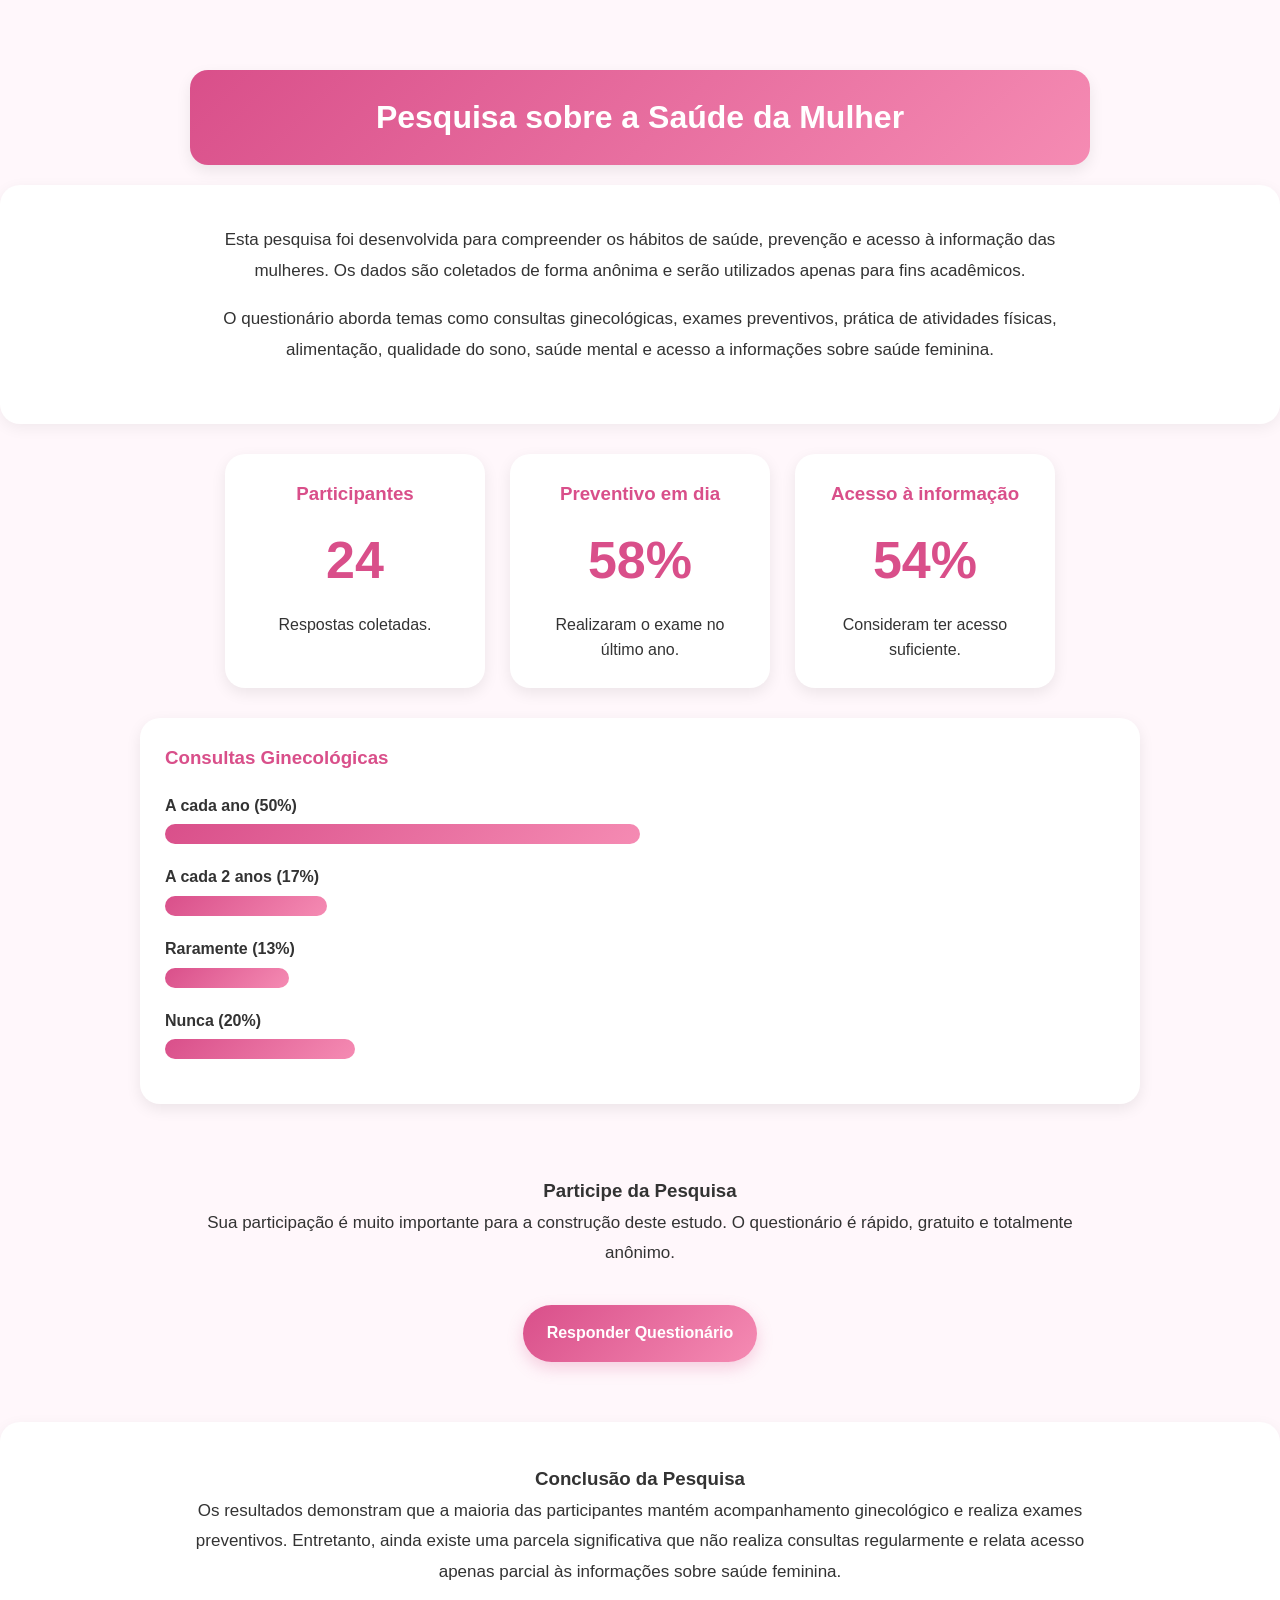
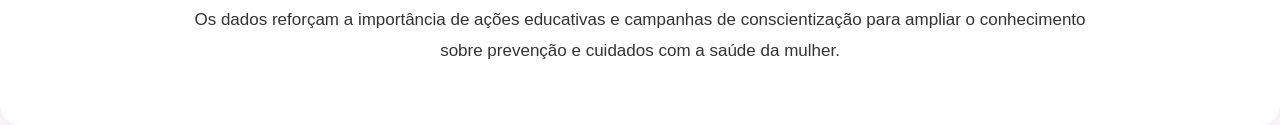
<file: pesquisa.html>
<!DOCTYPE html>
<html lang="en">
<head>
    <meta charset="UTF-8">
    <meta name="viewport" content="width=device-width, initial-scale=1.0">
    <link rel="stylesheet" href="styles.css">
    <link rel="icon" type="image/x-icon" href="img/icon-mulher.ico">
    <title>Pesquisa</title>
</head>
<body>   
<section id="pesquisa">
    <h2 class="section-title">Pesquisa sobre a Saúde da Mulher</h2>

    <div class="about">
        <p>
            Esta pesquisa foi desenvolvida para compreender os hábitos de saúde,
            prevenção e acesso à informação das mulheres. Os dados são coletados
            de forma anônima e serão utilizados apenas para fins acadêmicos.
        </p>

        <p>
            O questionário aborda temas como consultas ginecológicas,
            exames preventivos, prática de atividades físicas,
            alimentação, qualidade do sono, saúde mental e acesso a
            informações sobre saúde feminina.
        </p>
    </div>

    <div class="cards-pesquisa">

        <div class="card-info">
            <h3>Participantes</h3>
            <span>24</span>
            <p>Respostas coletadas.</p>
        </div>

        <div class="card-info">
            <h3>Preventivo em dia</h3>
            <span>58%</span>
            <p>Realizaram o exame no último ano.</p>
        </div>

        <div class="card-info">
            <h3>Acesso à informação</h3>
            <span>54%</span>
            <p>Consideram ter acesso suficiente.</p>
        </div>
    </div>

    <div class="grafico-container">

        <div class="grafico-card">
            <h3>Consultas Ginecológicas</h3>

            <div class="barra">
                <span>A cada ano (50%)</span>
                <div class="progresso consulta1"></div>
            </div>

            <div class="barra">
                <span>A cada 2 anos (17%)</span>
                <div class="progresso consulta2"></div>
            </div>

            <div class="barra">
                <span>Raramente (13%)</span>
                <div class="progresso consulta3"></div>
            </div>

            <div class="barra">
                <span>Nunca (20%)</span>
                <div class="progresso consulta4"></div>
            </div>
        </div>
    </div>
    <div class="about participe">
        <h3>Participe da Pesquisa</h3>
        <p>
            Sua participação é muito importante para a construção deste estudo.
            O questionário é rápido, gratuito e totalmente anônimo.
        </p>

        <a href="https://forms.gle/W5iSoJ6fugMb9zCT7" target="_blank" class="btn">
            Responder Questionário
        </a>
    </div>

    <div class="about">
        <h3>Conclusão da Pesquisa</h3>

        <p>
            Os resultados demonstram que a maioria das participantes mantém
            acompanhamento ginecológico e realiza exames preventivos.
            Entretanto, ainda existe uma parcela significativa que não realiza
            consultas regularmente e relata acesso apenas parcial às informações
            sobre saúde feminina.
        </p>

        <p>
            Os dados reforçam a importância de ações educativas e campanhas de
            conscientização para ampliar o conhecimento sobre prevenção e
            cuidados com a saúde da mulher.
        </p>
    </div>
</section>
</body>
</html>
</file>
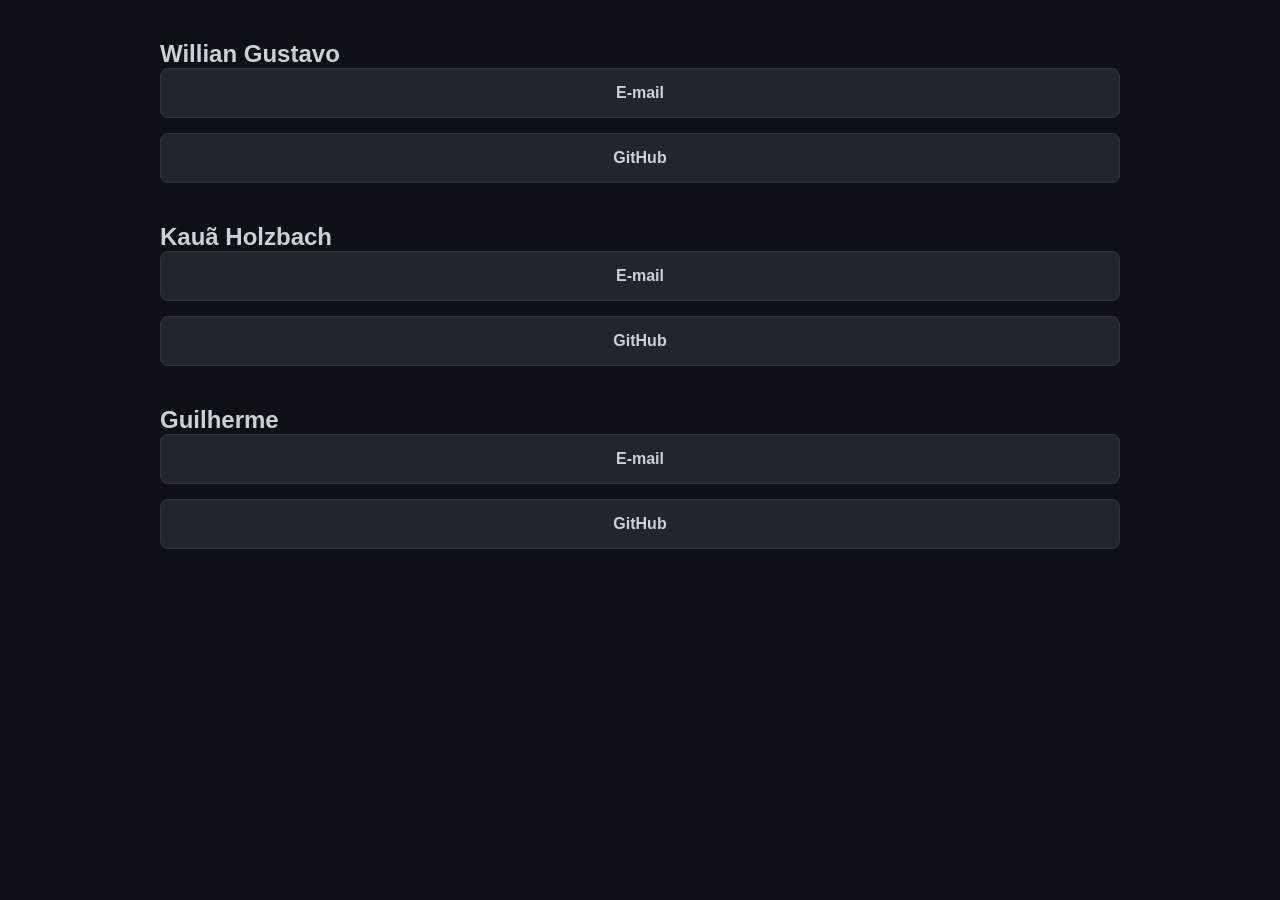
<file: contatos_links/contatos.html>
<!DOCTYPE html>
<html lang="pt-br">
<head>
    <link rel="stylesheet" href="style.css">
    <meta charset="UTF-8">
    <meta name="viewport" content="width=device-width, initial-scale=1.0">
    <title>Contato</title>
</head>
<body>

    <div class="primeira_info">
        <header>
            <h2>Willian Gustavo</h2>
        </header>

        <main class="links">
            <a href="mailto:willian231104@edu.unipar.br" class="link-button">E-mail</a>
            <a href="https://github.com/williangustavo2311" target="_blank" class="link-button">GitHub</a>
        </main>
    </div>

    <div class="primeira_info">
        <header>
            <h2>Kauã Holzbach</h2>
        </header>

        <main class="links">
            <a href="mailto:kaua241006@edu.unipar.br" class="link-button">E-mail</a>
            <a href="https://github.com/kaua582" target="_blank" class="link-button">GitHub</a>
        </main>
    </div>

    <div class="primeira_info">
        <header>
            <h2>Guilherme</h2>
        </header>

        <main class="links">
            <a href="mailto:guilherme100608@edu.unipar.br" class="link-button">E-mail</a>
            <a href="https://github.com/guilherme100608-arch" target="_blank" class="link-button">GitHub</a>
        </main>
    </div>
</body>
</html>
</file>
<file: styles.css>
html{
  scroll-behavior: smooth;
}

*{
  margin: 0;
  padding: 0;
  box-sizing: border-box;
}

body{
  font-family: Arial, Helvetica, sans-serif;
  background: #fff7fb;
  color: #333;
  line-height: 1.6;
}

.container_menu_header{
  background: linear-gradient(135deg, #d94f8a, #f58bb3);
  display: flex;
  flex-direction: column;
  align-items: center;
  justify-content: center;
  padding: 25px 20px;
  box-shadow: 0 4px 15px rgba(0,0,0,0.08);
  position: sticky;
  top: 0;
  z-index: 1000;
}

h1{
  color: white;
  font-size: 32px;
  text-align: center;
  margin-bottom: 12px;
}

.menu_header{
  display: flex;
  flex-wrap: wrap;
  justify-content: center;
  gap: 14px;
  max-width: 1100px;
}

.menu_header a{
  text-decoration: none;
  color: white;
  font-size: 15px;
  font-weight: bold;
  padding: 10px 16px;
  border-radius: 25px;
  transition: 0.3s ease;
}

.menu_header a:hover{
  background: rgba(255,255,255,0.18);
  transform: translateY(-2px);
}

.container_imagem{
  position: relative;
  overflow: hidden;
}

.container_imagem img{
  width: 100%;
  height: 75vh;
  object-fit: cover;
  display: block;
  filter: brightness(0.72);
}

.container_botao{
  position: absolute;
  top: 55%;
  left: 50%;
  transform: translate(-50%, -50%);
  text-align: center;
  background: rgba(255, 255, 255, 0.78);
  backdrop-filter: blur(8px);
  color: #002a3f;
  padding: 28px;
  border-radius: 24px;
  width: 85%;
  max-width: 550px;
  box-shadow: 0 10px 30px rgba(0,0,0,0.15);
}


.container_botao h2{
  background: linear-gradient(135deg, #d94f8a, #f58bb3);
  color: white;
  border-radius: 16px;
  padding: 12px;
  margin-bottom: 15px;
  font-size: 24px;
}

.container_botao p{
  font-size: 16px;
  line-height: 1.6;
}

.btn{
  display: inline-block;
  padding: 14px 24px;
  background: linear-gradient(135deg, #d94f8a, #f58bb3);
  color: white;
  text-decoration: none;
  font-weight: bold;
  border-radius: 30px;
  margin-top: 18px;
  transition: 0.3s ease;
  box-shadow: 0 6px 16px rgba(217, 79, 138, 0.25);
}

.btn:hover{
  transform: translateY(-3px) scale(1.03);
}

.section-title{
  background: linear-gradient(135deg, #d94f8a, #f58bb3);
  color: white;
  text-align: center;
  font-size: 2rem;
  padding: 22px;
  margin: 70px auto 0;
  border-radius: 18px;
  max-width: 900px;
  box-shadow: 0 6px 15px rgba(0,0,0,0.08);
}

#saude_ginecologica img{
  height: 40vh;
}

#saude_sexual img{
  height: 40vh;
}

#saude_materna img{
  height: 40vh;
}

.about{
  background-color: white;
  padding: 40px 25px;
  border-radius: 20px;
  text-align: center;
  margin-top: 20px;
  box-shadow: 0 4px 15px rgba(0,0,0,0.06);
  line-height: 1.8;
}

.about p{
  max-width: 900px;
  margin: 0 auto 18px;
  font-size: 17px;
}


/*.about img{
  height: 40vh;
}*/

.participe{
    background: transparent;
    box-shadow: none;
    border-radius: 0;
}


.tips-list{
  display: grid;
  grid-template-columns: repeat(auto-fit, minmax(260px, 1fr));
  gap: 20px;
  max-width: 1200px;
  margin: 30px auto 0;
}

.tip{
  background-color: white;
  padding: 22px;
  border-left: 6px solid #d94f8a;
  border-radius: 14px;
  box-shadow: 0 6px 18px rgba(0, 0, 0, 0.07);
  transition: 0.3s ease;
}

.tip:hover{
  transform: translateY(-4px);
}


h1{
  color: white;
  font-size: 28px;
  padding: 10px;
  margin-top: 0;
  text-align: center;
}

.container-footer{
  background: linear-gradient(135deg, #d94f8a, #f58bb3);
  color: white;
  display: flex;
  justify-content: space-between;
  align-items: center;
  padding:  70px 40px;
  margin-top: 60px;
  flex-wrap: wrap;
}

.container-block-left{
  max-width: 500px;
  font-weight: bold;
  color: white;
  text-decoration: none;
}

.container-block-left a{
  display: inline-block;
  margin-top: 20px;
  color: white;
  text-decoration: none;
  font-weight: bold;
  border-bottom: 2px solid transparent;
  transition: 0.3s;
}

.container-block-left a:hover{
  border-bottom: 2px solid white;
}

.container-block-right{
  text-align: right;
  
}

.container-block-right p{
  font-weight: bold;
  font-size: 16px;
  margin-bottom: 5px;
}

.container-block-right a{
  display: inline-block;
  margin-top: 20px;
  color: white;
  text-decoration: none;
  font-weight: bold;
  border-bottom: 2px solid transparent;
  transition: 0.3s;
}

.container-block-right a:hover{
  border-bottom: 2px solid white;
}

/*===Pesquisa===*/

.cards-pesquisa{
    display: flex;
    justify-content: center;
    gap: 25px;
    flex-wrap: wrap;
    margin: 30px auto;
}

.card-info{
    background: white;
    width: 260px;
    padding: 25px;
    text-align: center;
    border-radius: 20px;
    box-shadow: 0 5px 15px rgba(0,0,0,0.08);
}

.card-info h3{
    color: #d94f8a;
    margin-bottom: 10px;
}

.card-info span{
    display: block;
    font-size: 52px;
    font-weight: bold;
    color: #d94f8a;
    margin: 10px 0;
}

.grafico-container{
    max-width: 1000px;
    margin: 30px auto;
    display: grid;
    grid-template-columns: repeat(auto-fit,minmax(350px,1fr));
    gap: 25px;
}

.grafico-card{
    background: white;
    padding: 25px;
    border-radius: 20px;
    box-shadow: 0 5px 15px rgba(0,0,0,0.08);
}

.grafico-card h3{
    margin-bottom: 20px;
    color: #d94f8a;
}

.barra{
    margin-bottom: 20px;
}

.barra span{
    display: block;
    margin-bottom: 6px;
    font-weight: bold;
}

.progresso{
    height: 20px;
    border-radius: 20px;
    background: linear-gradient(135deg,#d94f8a,#f58bb3);
}

/* Consultas */
.consulta1{ width: 50%; }
.consulta2{ width: 17%; }
.consulta3{ width: 13%; }
.consulta4{ width: 20%; }

.sim{
    width: 72%;
}

.nao{
    width: 28%;
}

.info{
    width: 85%;
}

.atendimento{
    width: 65%;
}

.exames{
    width: 55%;
}


@media (max-width: 768px){
  h1{
    font-size: 24px;
  }

  .container_menu_header{
    padding: 20px 12px;
    height: auto;
  }

  .menu_header{
    gap: 8px;
  }

  .menu_header a{
    font-size: 13px;
    padding: 8px 12px;
  }
  .container_imagem img{
    height: 60vh;
  }

  .container_botao{
    width: 92%;
    padding: 18px;
    top: 60%;
  }

  .container_botao h2{
    font-size: 18px;
  }

  .container_botao p{
    font-size: 14px;
  }

  .btn{
    font-size: 14px;
    padding: 12px 18px;
  }

  .section-title{
    font-size: 1.4rem;
    padding: 16px;
    margin-top: 50px;
  }

  .about{
    padding: 25px 15px;
  }

  .about p{
    font-size: 15px;
  }

  .about img{
    height: 24vh;
  }

  #saude_ginecologica img{
    width: 100%;
    height: auto;
  }

  #saude_sexual img{
    width: 100%;
    height: auto;
  }

  #saude_materna img{
    width: 100%;
    height: auto;
  }

  .container-footer{
    flex-direction: column;
    text-align: center;
    gap: 25px;
    padding: 30px 20px;
  }

  .container-block-right{
    text-align: center;
  }
}
</file>
<file: contatos_links/style.css>
* {
    margin: 0;
    padding: 0;
    box-sizing: border-box;
    font-family: -apple-system, BlinkMacSystemFont, "Segoe UI", Roboto, Helvetica, Arial, sans-serif;
}

body {
    background-color: #0d1117;
    color: #c9d1d9;
    display: block;
    justify-content: center;
    align-items: center;
    min-height: 100vh;
    padding: 20px;
}

.links {
    display: flex;
    flex-direction: column;
    gap: 15px;
}

.link-button {
    display: flex;
    align-items: center;
    justify-content: center;
    gap: 10px;
    background-color: #21262d;
    color: #c9d1d9;
    text-decoration: none;
    padding: 15px;
    border-radius: 8px;
    border: 1px solid #30363d;
    font-weight: 600;
    transition: all 0.2s ease;
}

.primeira_info{
gap: 15px;
  padding: 20px;
  max-width: 1000px;
  margin: 0 auto;

}
</file>
